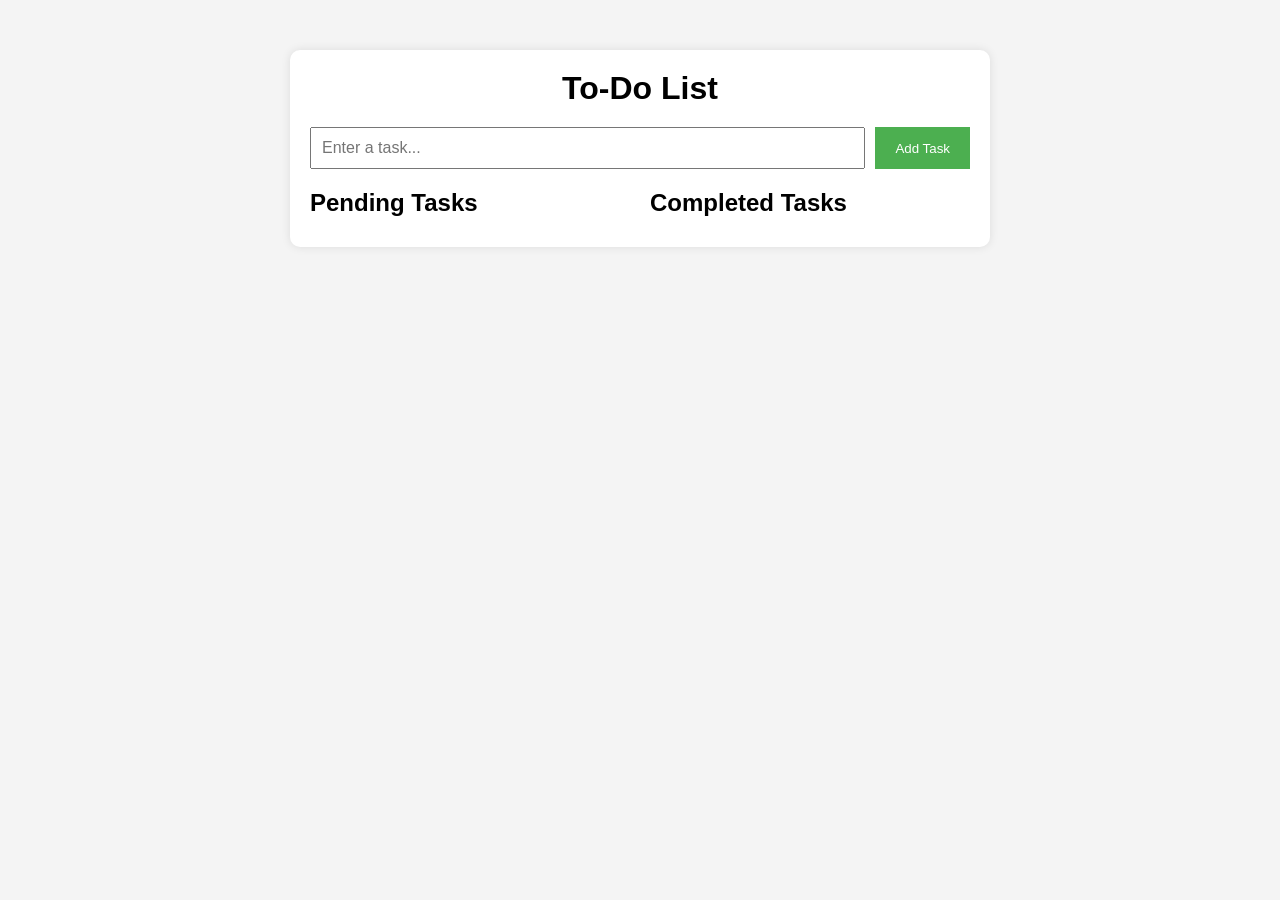
<file: Todo-app/index.html>
<!DOCTYPE html>
<html lang="en">
<head>
    <meta charset="UTF-8">
    <meta name="viewport" content="width=device-width, initial-scale=1.0">
    <title>To-Do App</title>
    <link rel="stylesheet" href="style.css">
</head>
<body>

    <div class="container">

        <h1>To-Do List</h1>

        <div class="input-section">
            <input
                type="text"
                id="taskInput"
                placeholder="Enter a task..."
            >
            <button id="addBtn">Add Task</button>
        </div>

        <div class="task-section">

            <div class="pending">
                <h2>Pending Tasks</h2>
                <ul id="pendingList"></ul>
            </div>

            <div class="completed">
                <h2>Completed Tasks</h2>
                <ul id="completedList"></ul>
            </div>

        </div>

    </div>

    <script src="script.js"></script>

</body>
</html>
</file>
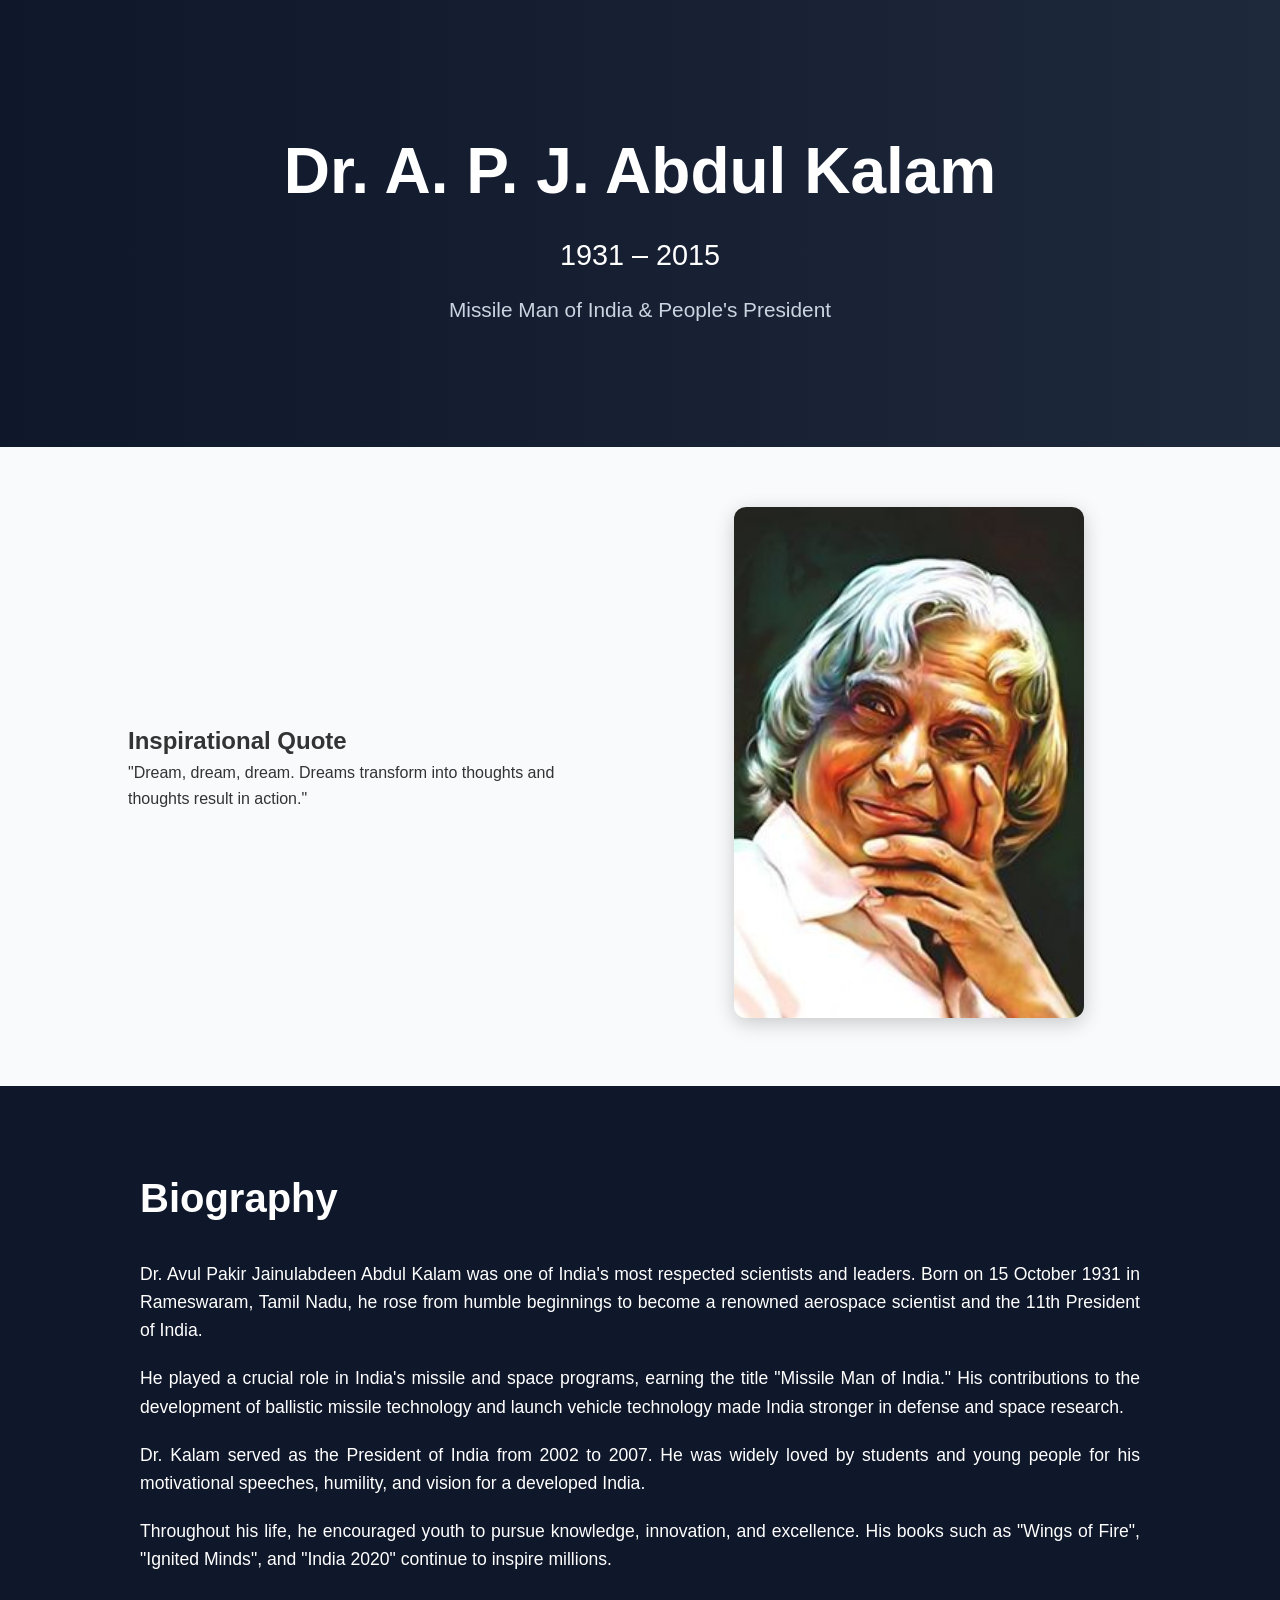
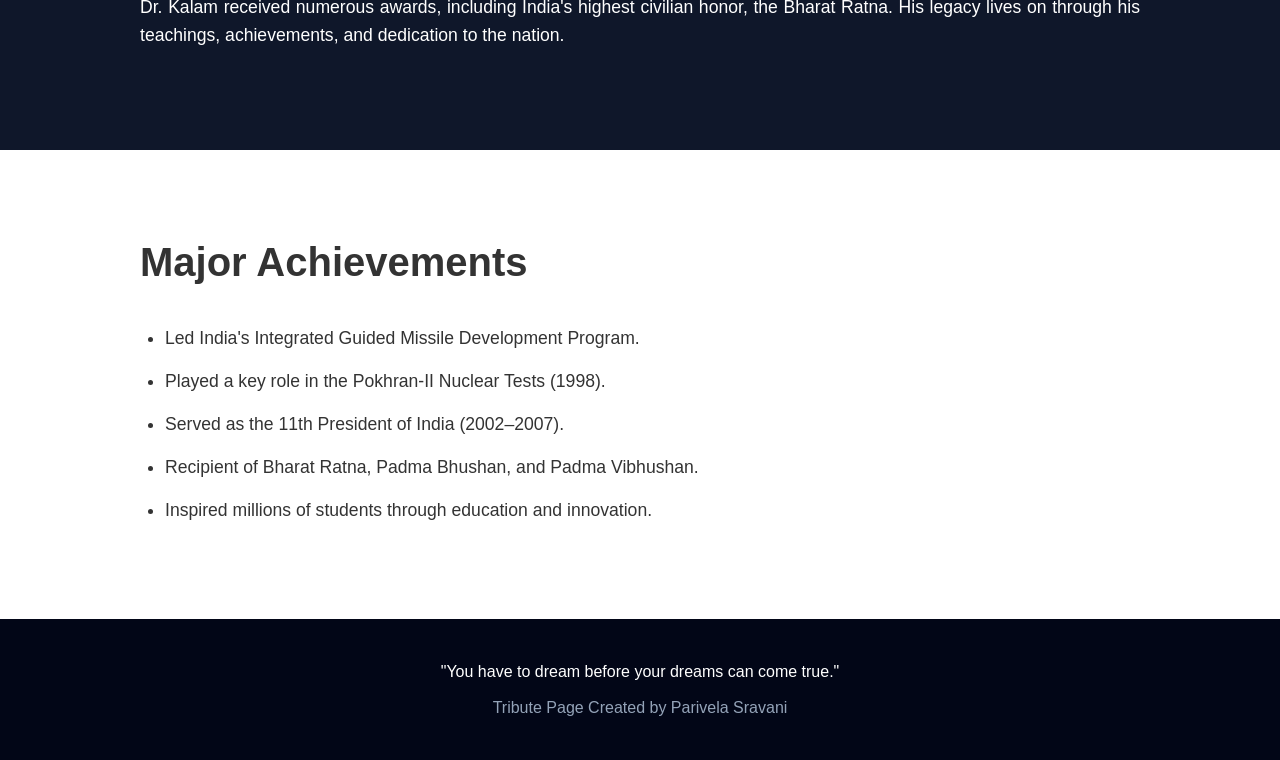
<file: TributePage/index.html>
<!DOCTYPE html>
<html lang="en">
<head>
    <meta charset="UTF-8">
    <meta name="viewport" content="width=device-width, initial-scale=1.0">
    <title>Dr. A. P. J. Abdul Kalam Tribute Page</title>
    <link rel="stylesheet" href="style.css">
</head>
<body>

    <!-- Hero Section -->
    <section class="hero">
        <div class="hero-content">
            <h1>Dr. A. P. J. Abdul Kalam</h1>
            <p class="years">1931 – 2015</p>
            <p class="subtitle">Missile Man of India & People's President</p>
        </div>
    </section>

    <!-- Quote Section -->
    <section class="quote-section">
    <div class="quote-text">
        <h2>Inspirational Quote</h2>
        <p>
            "Dream, dream, dream. Dreams transform into thoughts
            and thoughts result in action."
        </p>
    </div>

    <div class="quote-image">
        <img src="images/abdul-kalam.jpg" alt="A. P. J. Abdul Kalam">
    </div>
</section>

    <!-- Biography Section -->
    <section class="biography">
        <div class="container">
            <h2>Biography</h2>

            <p>
                Dr. Avul Pakir Jainulabdeen Abdul Kalam was one of India's
                most respected scientists and leaders. Born on 15 October
                1931 in Rameswaram, Tamil Nadu, he rose from humble beginnings
                to become a renowned aerospace scientist and the 11th President
                of India.
            </p>

            <p>
                He played a crucial role in India's missile and space programs,
                earning the title "Missile Man of India." His contributions to
                the development of ballistic missile technology and launch vehicle
                technology made India stronger in defense and space research.
            </p>

            <p>
                Dr. Kalam served as the President of India from 2002 to 2007.
                He was widely loved by students and young people for his
                motivational speeches, humility, and vision for a developed India.
            </p>

            <p>
                Throughout his life, he encouraged youth to pursue knowledge,
                innovation, and excellence. His books such as "Wings of Fire",
                "Ignited Minds", and "India 2020" continue to inspire millions.
            </p>

            <p>
                Dr. Kalam received numerous awards, including India's highest
                civilian honor, the Bharat Ratna. His legacy lives on through
                his teachings, achievements, and dedication to the nation.
            </p>
        </div>
    </section>

    <!-- Achievements Section -->
    <section class="achievements">
        <div class="container">
            <h2>Major Achievements</h2>

            <ul>
                <li>Led India's Integrated Guided Missile Development Program.</li>
                <li>Played a key role in the Pokhran-II Nuclear Tests (1998).</li>
                <li>Served as the 11th President of India (2002–2007).</li>
                <li>Recipient of Bharat Ratna, Padma Bhushan, and Padma Vibhushan.</li>
                <li>Inspired millions of students through education and innovation.</li>
            </ul>
        </div>
    </section>

    <!-- Footer -->
    <footer>
        <p>
            "You have to dream before your dreams can come true."
        </p>
        <p class="credit">
            Tribute Page Created by Parivela Sravani
        </p>
    </footer>

</body>
</html>
</file>
<file: Todo-app/style.css>
* {
    margin: 0;
    padding: 0;
    box-sizing: border-box;
}

body {
    font-family: Arial, sans-serif;
    background-color: #f4f4f4;
}

.container {
    width: 80%;
    max-width: 700px;
    margin: 50px auto;
    background-color: white;
    padding: 20px;
    border-radius: 10px;
    box-shadow: 0 0 10px rgba(0, 0, 0, 0.1);
}

h1 {
    text-align: center;
    margin-bottom: 20px;
}

.input-section {
    display: flex;
    gap: 10px;
    margin-bottom: 20px;
}

#taskInput {
    flex: 1;
    padding: 10px;
    font-size: 16px;
}

#addBtn {
    padding: 10px 20px;
    background-color: #4CAF50;
    color: white;
    border: none;
    cursor: pointer;
}

#addBtn:hover {
    background-color: #45a049;
}

.task-section {
    display: flex;
    gap: 20px;
}

.pending,
.completed {
    flex: 1;
}

h2 {
    margin-bottom: 10px;
}

ul {
    list-style-type: none;
}

li {
    background: #f9f9f9;
    margin-bottom: 10px;
    padding: 10px;
    border-radius: 5px;

    display: flex;
    justify-content: space-between;
    align-items: center;
    gap: 5px;
}

li span {
    flex: 1;
}

li button {
    padding: 5px 10px;
    border: none;
    cursor: pointer;
    border-radius: 4px;
}
.completed li span {
    text-decoration: line-through;
    color: gray;
}
.completed span {
    text-decoration: line-through;
    color: gray;
}
</file>
<file: TributePage/style.css>
*{
    margin:0;
    padding:0;
    box-sizing:border-box;
}

body{
    font-family: 'Segoe UI', sans-serif;
    line-height:1.6;
    color:#333;
}

/* Hero Section */

.hero{
    background:linear-gradient(to right,#0f172a,#1e293b);
    color:white;
    text-align:center;
    padding:120px 20px;
}

.hero h1{
    font-size:4rem;
    margin-bottom:10px;
}

.years{
    font-size:1.8rem;
    margin-bottom:15px;
}

.subtitle{
    font-size:1.3rem;
    color:#cbd5e1;
}

/* Quote Section */
.quote-section{
    display:flex;
    align-items:center;
    justify-content:space-between;
    gap:50px;
    padding:60px 10%;
    background:#f8fafc;
    flex-wrap:wrap;
}

.quote-text{
    flex:1;
    min-width:300px;
}

.quote-image{
    flex:1;
    text-align:center;
    min-width:300px;
}

.quote-image img{
    width:350px;
    max-width:100%;
    height:auto;
    border-radius:12px;
    box-shadow:0 5px 20px rgba(0,0,0,0.2);
}

/* Biography */

.biography{
    background:#0f172a;
    color:white;
    padding:80px 10%;
}

.container{
    max-width:1000px;
    margin:auto;
}

.biography h2,
.achievements h2{
    font-size:2.5rem;
    margin-bottom:30px;
}

.biography p{
    margin-bottom:20px;
    font-size:1.1rem;
    text-align:justify;
}

/* Achievements */

.achievements{
    padding:80px 10%;
    background:#ffffff;
}

.achievements ul{
    padding-left:25px;
}

.achievements li{
    margin-bottom:15px;
    font-size:1.1rem;
}

/* Footer */

footer{
    background:#020617;
    color:white;
    text-align:center;
    padding:30px 20px;
}

footer p{
    margin:10px 0;
}

.credit{
    color:#94a3b8;
}

/* Responsive Design */

@media(max-width:768px){

    .hero h1{
        font-size:2.5rem;
    }

    .quote-section{
        flex-direction:column;
        text-align:center;
    }

    .quote-text p{
        font-size:1.4rem;
    }

    .biography h2,
    .achievements h2{
        font-size:2rem;
    }
}
</file>
